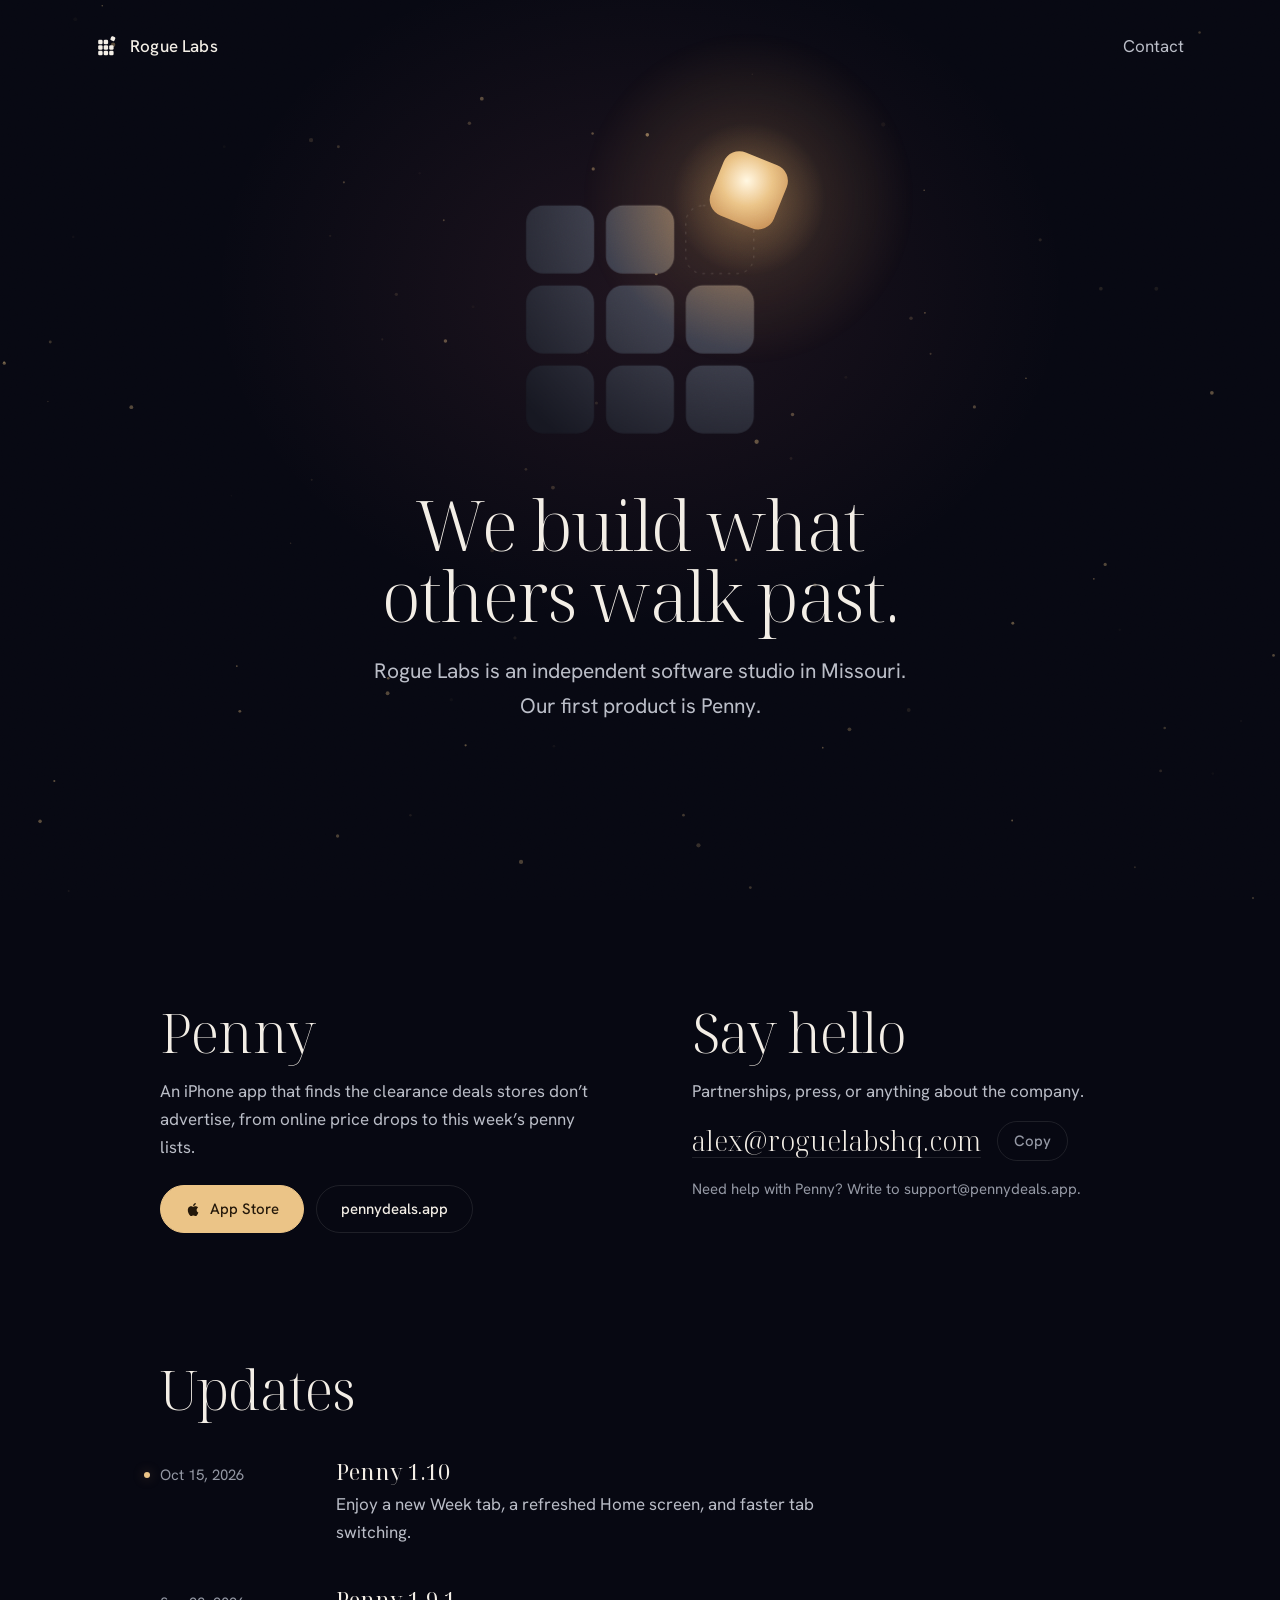
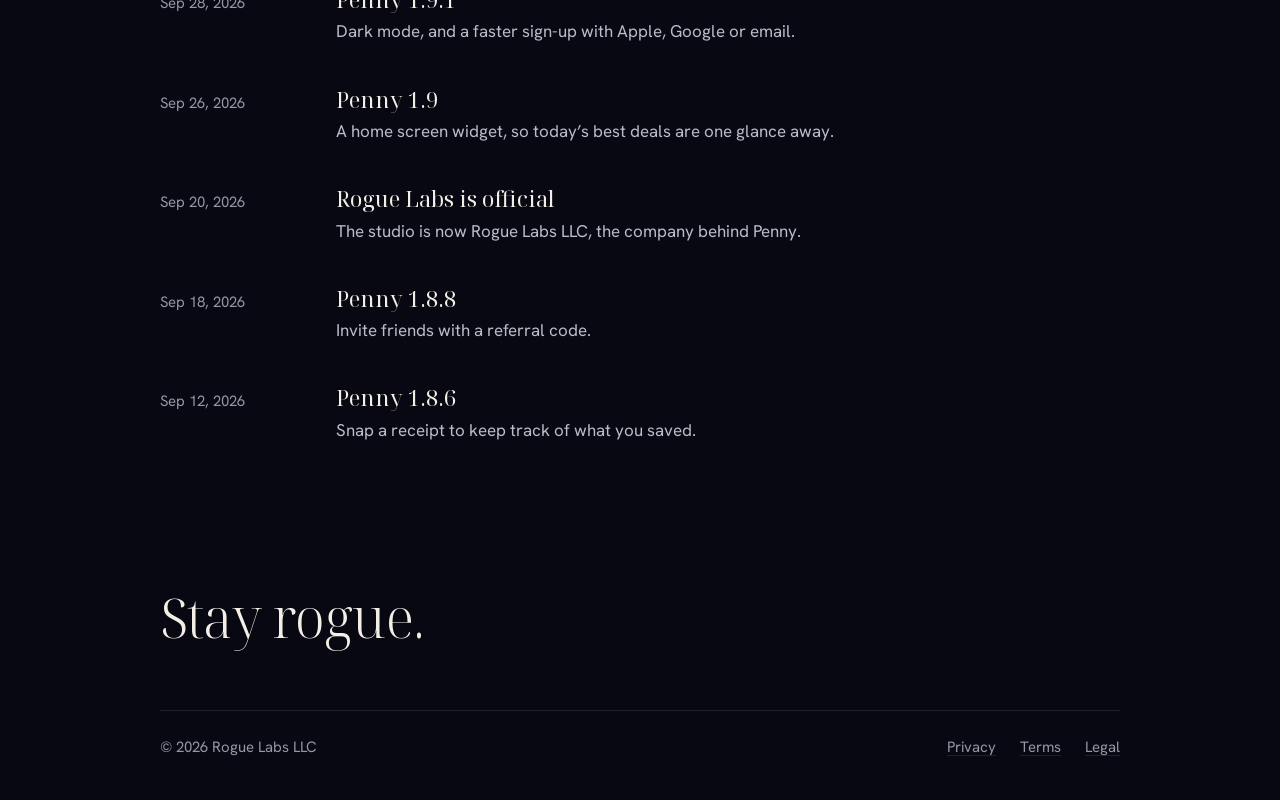
<file: index.html>
<!DOCTYPE html>
<html lang="en">
<head>
<meta charset="utf-8">
<meta name="viewport" content="width=device-width, initial-scale=1, viewport-fit=cover">
<title>Rogue Labs</title>
<meta name="description" content="Rogue Labs is an independent software studio in Missouri. We make Penny, the iPhone app for clearance deals.">
<link rel="canonical" href="https://roguelabshq.com/">
<meta name="theme-color" content="#16141f">
<link rel="icon" type="image/svg+xml" href="/favicon.svg">

<meta property="og:type" content="website">
<meta property="og:site_name" content="Rogue Labs">
<meta property="og:title" content="Rogue Labs">
<meta property="og:description" content="An independent software studio in Missouri. Makers of Penny.">
<meta property="og:url" content="https://roguelabshq.com/">
<meta property="og:image" content="https://roguelabshq.com/assets/og-banner.png">
<meta name="twitter:card" content="summary_large_image">

<link rel="preconnect" href="https://fonts.googleapis.com">
<link rel="preconnect" href="https://fonts.gstatic.com" crossorigin>
<link href="https://fonts.googleapis.com/css2?family=Hanken+Grotesk:wght@400;500;600&family=Noto+Serif+Display:wght@300;400&display=swap" rel="stylesheet">
<link rel="stylesheet" href="/assets/site.css">
<link rel="stylesheet" href="/assets/bg.css">

<script type="application/ld+json">
{"@context":"https://schema.org","@type":"Organization","name":"Rogue Labs LLC","alternateName":"Rogue Labs",
 "url":"https://roguelabshq.com/","logo":"https://roguelabshq.com/assets/rogue-labs-logo.svg","email":"alex@roguelabshq.com",
 "sameAs":["https://pennydeals.app","https://apps.apple.com/app/id6762319872"]}
</script>
</head>
<body>
<a class="skip" href="#main">Skip to content</a>

<!-- N9 edge-aligned: two destinations, nothing sticky -->
<header class="edge">
  <div class="wrap">
    <a class="mark" href="/" aria-label="Rogue Labs home">
      <svg viewBox="0 0 120 120" aria-hidden="true">
        <rect x="12" y="26" width="24" height="24" rx="7"/><rect x="42" y="26" width="24" height="24" rx="7"/>
        <rect x="12" y="56" width="24" height="24" rx="7"/><rect x="42" y="56" width="24" height="24" rx="7"/><rect x="72" y="56" width="24" height="24" rx="7"/>
        <rect x="12" y="86" width="24" height="24" rx="7"/><rect x="42" y="86" width="24" height="24" rx="7"/><rect x="72" y="86" width="24" height="24" rx="7"/>
        <rect x="80" y="8" width="24" height="24" rx="7" transform="rotate(22 92 20)"/>
      </svg>
      Rogue Labs
    </a>
    <a class="edge-link" href="#contact">Contact</a>
  </div>
</header>

<main id="main">
  <!-- Marquee hero: the lit breakaway grid is the page above the fold -->
  <section class="marquee">
    <div class="marquee-inner wrap">
      <div class="object" aria-hidden="true">
        <svg viewBox="0 0 400 400">
          <defs>
            <!-- one light source, placed where the rogue block floats; every tile samples it by position -->
            <radialGradient id="stone" gradientUnits="userSpaceOnUse" cx="330" cy="86" r="360">
              <stop offset="0" style="stop-color:var(--color-stone-lit)"/>
              <stop offset=".24" style="stop-color:var(--color-stone-warm)"/>
              <stop offset=".5" style="stop-color:var(--color-stone-mid)"/>
              <stop offset="1" style="stop-color:var(--color-stone-dark)"/>
            </radialGradient>
            <radialGradient id="rim" gradientUnits="userSpaceOnUse" cx="330" cy="86" r="300">
              <stop offset="0" style="stop-color:var(--color-edge)"/>
              <stop offset=".7" style="stop-color:var(--color-edge);stop-opacity:0"/>
            </radialGradient>
            <radialGradient id="hot" cx=".42" cy=".38" r=".75">
              <stop offset="0" style="stop-color:var(--color-core)"/>
              <stop offset=".5" style="stop-color:var(--color-accent)"/>
              <stop offset="1" style="stop-color:var(--color-accent-deep)"/>
            </radialGradient>
            <radialGradient id="bloom">
              <stop offset="0" style="stop-color:var(--color-bloom)"/>
              <stop offset=".45" style="stop-color:var(--color-bloom);stop-opacity:.35"/>
              <stop offset="1" style="stop-color:var(--color-bloom);stop-opacity:0"/>
            </radialGradient>
          </defs>

          <g class="aura" id="aura">
            <circle cx="328" cy="88" r="200" fill="url(#bloom)"/>
            <circle cx="328" cy="88" r="90" fill="url(#bloom)"/>
          </g>

          <rect x="254" y="96" width="80" height="80" rx="20" fill="none" style="stroke:var(--color-edge)" stroke-dasharray="3 7"/>
          <g fill="url(#stone)" stroke="url(#rim)" stroke-width="1">
            <rect x="66" y="96" width="80" height="80" rx="20"/><rect x="160" y="96" width="80" height="80" rx="20"/>
            <rect x="66" y="190" width="80" height="80" rx="20"/><rect x="160" y="190" width="80" height="80" rx="20"/><rect x="254" y="190" width="80" height="80" rx="20"/>
            <rect x="66" y="284" width="80" height="80" rx="20"/><rect x="160" y="284" width="80" height="80" rx="20"/><rect x="254" y="284" width="80" height="80" rx="20"/>
          </g>

          <rect class="rogue" id="rogue" x="254" y="96" width="80" height="80" rx="20" fill="url(#hot)"
                style="transform: translate(34px,-58px) rotate(22deg)"/>
        </svg>
      </div>

      <h1>We build what others walk past.</h1>
      <p class="lede">Rogue Labs is an independent software studio in Missouri. Our first product is Penny.</p>
    </div>
  </section>

  <section class="after">
    <div class="wrap">
      <div class="block penny" id="penny">
        <h2>Penny</h2>
        <p>An iPhone app that finds the clearance deals stores don’t advertise, from online price drops to this week’s penny lists.</p>
        <div class="actions">
          <a class="btn lit" href="https://apps.apple.com/app/id6762319872" target="_blank" rel="noopener">
            <svg viewBox="0 0 24 24" fill="currentColor" aria-hidden="true"><path d="M16.4 12.6c0-2.3 1.9-3.4 2-3.5-1.1-1.6-2.8-1.8-3.4-1.8-1.4-.1-2.8.9-3.5.9-.7 0-1.8-.9-3-.8-1.5 0-3 .9-3.8 2.3-1.6 2.8-.4 7 1.2 9.3.8 1.1 1.7 2.4 2.9 2.3 1.2 0 1.6-.7 3-.7s1.8.7 3 .7c1.3 0 2.1-1.1 2.8-2.3.9-1.3 1.3-2.6 1.3-2.6s-2.5-1-2.5-3.8zM14.2 5.8c.6-.8 1.1-1.9 1-3-1 0-2.1.7-2.8 1.5-.6.7-1.1 1.8-1 2.9 1 .1 2.1-.6 2.8-1.4z"/></svg>
            App Store
          </a>
          <a class="btn" href="https://pennydeals.app" target="_blank" rel="noopener">pennydeals.app</a>
        </div>
      </div>

      <div class="block" id="contact">
        <h2>Say hello</h2>
        <p>Partnerships, press, or anything about the company.</p>
        <div class="email">
          <a href="mailto:alex@roguelabshq.com" id="email-addr">alex@roguelabshq.com</a>
          <button class="copy" type="button" data-copy="alex@roguelabshq.com">Copy</button>
        </div>
        <p class="note">Need help with Penny? Write to support@pennydeals.app.</p>
      </div>
    </div>
  </section>

  <section class="updates" id="updates" aria-labelledby="updates-title">
    <div class="wrap">
      <h2 id="updates-title">Updates</h2>
      <!-- updates:start (generated from updates.json by business/site_updates.py; edit the JSON, not this list) -->
      <ol class="log">
        <li class="new">
          <time datetime="2026-10-15">Oct 15, 2026</time>
          <div><h3>Penny 1.10</h3><p>Enjoy a new Week tab, a refreshed Home screen, and faster tab switching.</p></div>
        </li>
        <li>
          <time datetime="2026-09-28">Sep 28, 2026</time>
          <div><h3>Penny 1.9.1</h3><p>Dark mode, and a faster sign-up with Apple, Google or email.</p></div>
        </li>
        <li>
          <time datetime="2026-09-26">Sep 26, 2026</time>
          <div><h3>Penny 1.9</h3><p>A home screen widget, so today’s best deals are one glance away.</p></div>
        </li>
        <li>
          <time datetime="2026-09-20">Sep 20, 2026</time>
          <div><h3>Rogue Labs is official</h3><p>The studio is now Rogue Labs LLC, the company behind Penny.</p></div>
        </li>
        <li>
          <time datetime="2026-09-18">Sep 18, 2026</time>
          <div><h3>Penny 1.8.8</h3><p>Invite friends with a referral code.</p></div>
        </li>
        <li>
          <time datetime="2026-09-12">Sep 12, 2026</time>
          <div><h3>Penny 1.8.6</h3><p>Snap a receipt to keep track of what you saved.</p></div>
        </li>
      </ol>
      <!-- updates:end -->
    </div>
  </section>
</main>

<!-- Ft5 statement: the page closes with a sentence -->
<footer class="statement">
  <div class="wrap">
    <p class="line">Stay rogue.</p>
    <div class="small">
      <span>© 2026 Rogue Labs LLC</span>
      <nav aria-label="Footer">
        <a href="https://pennydeals.app/privacy" target="_blank" rel="noopener">Privacy</a>
        <a href="https://pennydeals.app/terms" target="_blank" rel="noopener">Terms</a>
        <a href="/legal.html">Legal</a>
      </nav>
    </div>
  </div>
</footer>

<script src="/assets/site.js" defer></script>
<script src="/assets/bg.js" defer></script>
</body>
</html>
</file>
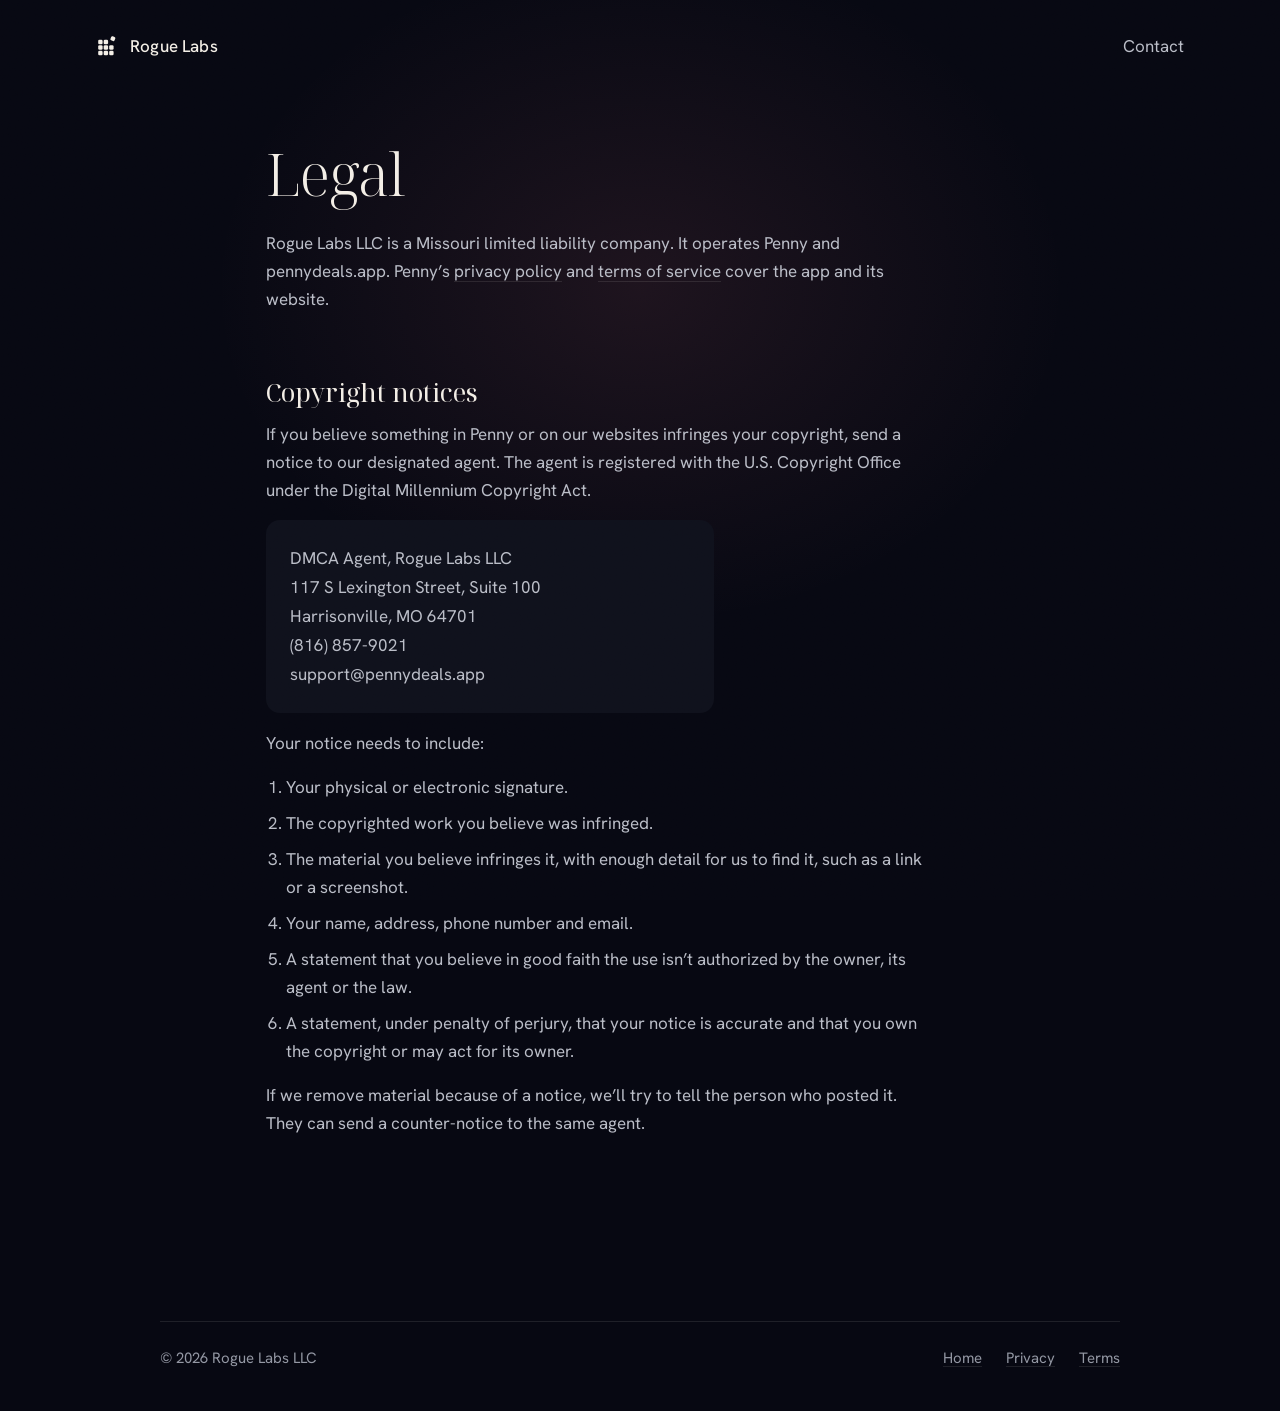
<file: legal.html>
<!DOCTYPE html>
<html lang="en">
<head>
<meta charset="utf-8">
<meta name="viewport" content="width=device-width, initial-scale=1, viewport-fit=cover">
<title>Legal · Rogue Labs</title>
<meta name="description" content="Legal information for Rogue Labs LLC and how to send a copyright notice.">
<link rel="canonical" href="https://roguelabshq.com/legal.html">
<meta name="theme-color" content="#16141f">
<link rel="icon" type="image/svg+xml" href="/favicon.svg">
<link rel="preconnect" href="https://fonts.googleapis.com">
<link rel="preconnect" href="https://fonts.gstatic.com" crossorigin>
<link href="https://fonts.googleapis.com/css2?family=Hanken+Grotesk:wght@400;500;600&family=Noto+Serif+Display:wght@300;400&display=swap" rel="stylesheet">
<link rel="stylesheet" href="/assets/site.css">
</head>
<body>
<a class="skip" href="#main">Skip to content</a>
<header class="edge">
  <div class="wrap">
    <a class="mark" href="/" aria-label="Rogue Labs home">
      <svg viewBox="0 0 120 120" aria-hidden="true">
        <rect x="12" y="26" width="24" height="24" rx="7"/><rect x="42" y="26" width="24" height="24" rx="7"/>
        <rect x="12" y="56" width="24" height="24" rx="7"/><rect x="42" y="56" width="24" height="24" rx="7"/><rect x="72" y="56" width="24" height="24" rx="7"/>
        <rect x="12" y="86" width="24" height="24" rx="7"/><rect x="42" y="86" width="24" height="24" rx="7"/><rect x="72" y="86" width="24" height="24" rx="7"/>
        <rect x="80" y="8" width="24" height="24" rx="7" transform="rotate(22 92 20)"/>
      </svg>
      Rogue Labs
    </a>
    <a class="edge-link" href="/#contact">Contact</a>
  </div>
</header>

<main id="main" class="doc">
  <div class="wrap">
    <h1>Legal</h1>
    <p>Rogue Labs LLC is a Missouri limited liability company. It operates Penny and pennydeals.app. Penny’s <a href="https://pennydeals.app/privacy" target="_blank" rel="noopener">privacy policy</a> and <a href="https://pennydeals.app/terms" target="_blank" rel="noopener">terms of service</a> cover the app and its website.</p>

    <h2>Copyright notices</h2>
    <p>If you believe something in Penny or on our websites infringes your copyright, send a notice to our designated agent. The agent is registered with the U.S. Copyright Office under the Digital Millennium Copyright Act.</p>
    <address>
      DMCA Agent, Rogue Labs LLC<br>
      117 S Lexington Street, Suite 100<br>
      Harrisonville, MO 64701<br>
      (816) 857-9021<br>
      support@pennydeals.app
    </address>
    <p>Your notice needs to include:</p>
    <ol>
      <li>Your physical or electronic signature.</li>
      <li>The copyrighted work you believe was infringed.</li>
      <li>The material you believe infringes it, with enough detail for us to find it, such as a link or a screenshot.</li>
      <li>Your name, address, phone number and email.</li>
      <li>A statement that you believe in good faith the use isn’t authorized by the owner, its agent or the law.</li>
      <li>A statement, under penalty of perjury, that your notice is accurate and that you own the copyright or may act for its owner.</li>
    </ol>
    <p>If we remove material because of a notice, we’ll try to tell the person who posted it. They can send a counter-notice to the same agent.</p>
  </div>
</main>

<footer class="statement">
  <div class="wrap">
    <div class="small">
      <span>© 2026 Rogue Labs LLC</span>
      <nav aria-label="Footer">
        <a href="/">Home</a>
        <a href="https://pennydeals.app/privacy" target="_blank" rel="noopener">Privacy</a>
        <a href="https://pennydeals.app/terms" target="_blank" rel="noopener">Terms</a>
      </nav>
    </div>
  </div>
</footer>
</body>
</html>
</file>
<file: assets/site.css>
/* Hallmark · genre: atmospheric · macrostructure: Marquee Hero · theme: custom · nav: N9 · footer: Ft5 */
@import url("tokens.css");

*,*::before,*::after{box-sizing:border-box}
html,body{overflow-x:clip}
html{-webkit-text-size-adjust:100%}
body{
  margin:0; min-height:100%;
  background:
    radial-gradient(38rem 30rem at 50% 18rem, var(--color-bloom-2), transparent 70%) no-repeat,
    var(--color-paper);
  color:var(--color-ink-2);
  font:400 var(--text-body)/1.65 var(--font-body);
  font-variant-numeric:tabular-nums;
  -webkit-font-smoothing:antialiased; text-rendering:optimizeLegibility;
}
/* film grain: keeps the dark canvas from feeling flat and digital */
body::before{
  content:""; position:fixed; inset:0; pointer-events:none; z-index:var(--z-nav); opacity:.07; mix-blend-mode:overlay;
  background-image:url("data:image/svg+xml;utf8,<svg xmlns='http://www.w3.org/2000/svg' width='220' height='220'><filter id='n'><feTurbulence type='fractalNoise' baseFrequency='.85' numOctaves='3' stitchTiles='stitch'/></filter><rect width='100%' height='100%' filter='url(%23n)'/></svg>");
}
img,svg{display:block;max-width:100%}
a{color:inherit;text-decoration-color:var(--color-rule);text-underline-offset:.22em;text-decoration-thickness:1px;
  transition:text-decoration-color var(--dur-short) var(--ease-out),color var(--dur-short) var(--ease-out)}
a:hover{text-decoration-color:var(--color-accent);color:var(--color-ink)}
:focus-visible{outline:2px solid var(--color-focus);outline-offset:4px;border-radius:4px}
::selection{background:var(--color-accent);color:var(--color-accent-ink)}
.wrap{max-width:1200px;margin-inline:auto;padding-inline:var(--gutter)}
.skip{position:absolute;left:-9999px;top:var(--space-sm);z-index:var(--z-nav);padding:var(--space-xs) var(--space-md);border-radius:var(--radius-pill);
  background:var(--color-accent);color:var(--color-accent-ink);font-weight:600;text-decoration:none}
.skip:focus{left:var(--space-md)}

/* ---------- N9 edge-aligned nav: disappears into the canvas ---------- */
.edge{position:absolute;inset:0 0 auto;z-index:var(--z-nav);padding-top:env(safe-area-inset-top,0px)}
.edge .wrap{display:flex;align-items:center;justify-content:space-between;padding-block:var(--space-lg)}
.mark{display:inline-flex;align-items:center;gap:var(--space-sm);text-decoration:none;color:var(--color-ink);font-weight:500;letter-spacing:.01em;white-space:nowrap}
.mark svg{width:22px;height:22px}
.mark rect{fill:var(--color-ink)}
.edge-link{white-space:nowrap;color:var(--color-ink-2);text-decoration:none;padding:var(--space-xs) 0}
.edge-link:hover{color:var(--color-ink)}

/* ---------- Marquee hero ---------- */
.marquee{position:relative;overflow:clip;min-height:min(100svh,980px);display:grid;place-items:center;
  padding-block:calc(var(--space-2xl) + var(--space-lg) + env(safe-area-inset-top,0px)) calc(var(--space-3xl) * 1.35);isolation:isolate}
.marquee-inner{display:grid;justify-items:center;gap:var(--space-lg);text-align:center}
.object{width:min(340px,72vw);aspect-ratio:1;position:relative}
.object svg{width:100%;height:100%;overflow:visible}
.object .aura{transform-origin:328px 88px}
.object .rogue{transform-box:fill-box;transform-origin:center}
.marquee h1{
  margin:0;max-width:17ch;color:var(--color-ink);
  font:300 var(--text-display)/1.02 var(--font-display);letter-spacing:-.02em;font-style:normal;
  text-wrap:balance;overflow-wrap:anywhere;min-width:0;
}
.marquee .lede{margin:0;max-width:var(--measure);font-size:var(--text-lede);color:var(--color-ink-2)}

/* ---------- below the fold: quiet, left-biased ---------- */
.after{padding-block:var(--space-3xl) var(--space-2xl)}
/* below the hero: one centred column, text left-aligned inside it, so it lines up under the centred hero */
.after .wrap,.updates .wrap,.statement .wrap{max-width:calc(var(--column) + 2 * var(--gutter))}
.after .wrap{display:grid;grid-template-columns:minmax(0,1fr) minmax(0,1fr);gap:var(--space-2xl) var(--space-3xl);align-items:start}
.block{display:grid;gap:var(--space-md);align-content:start;max-width:var(--measure)}
.block h2{margin:0;color:var(--color-ink);font:300 var(--text-h2)/1.05 var(--font-display);letter-spacing:-.015em}
.block p{margin:0}
.block .actions{display:flex;flex-wrap:wrap;gap:var(--space-sm);margin-top:var(--space-xs)}
@media (max-width:820px){
  .after .wrap{grid-template-columns:minmax(0,1fr);gap:var(--space-3xl)}
}

.btn{display:inline-flex;align-items:center;justify-content:center;gap:var(--space-xs);min-height:48px;padding:0 var(--space-lg);
  border-radius:var(--radius-pill);font:500 var(--text-small)/1 var(--font-body);white-space:nowrap;text-decoration:none;cursor:pointer;
  border:1px solid var(--color-rule);color:var(--color-ink);background:transparent;
  transition:background-color var(--dur-short) var(--ease-out),border-color var(--dur-short) var(--ease-out),transform 100ms var(--ease-out)}
.btn:hover{border-color:var(--color-ink-3)}
.btn:active{transform:translateY(1px)}
.btn.lit{background:var(--color-accent);color:var(--color-accent-ink);border-color:var(--color-accent)}
.btn.lit:hover{background:var(--color-core);border-color:var(--color-core)}
.btn svg{width:17px;height:17px}

.email{display:flex;flex-wrap:wrap;align-items:center;gap:var(--space-sm) var(--space-md)}
.email a{font:300 clamp(1.375rem,0.9vw + 0.95rem,1.75rem)/1.2 var(--font-display);color:var(--color-ink);overflow-wrap:anywhere}
.copy{min-height:40px;padding:0 var(--space-md);border-radius:var(--radius-pill);border:1px solid var(--color-rule);background:transparent;
  color:var(--color-ink-3);font:500 var(--text-small) var(--font-body);cursor:pointer;
  transition:color var(--dur-short) var(--ease-out),border-color var(--dur-short) var(--ease-out)}
.copy:hover{color:var(--color-ink);border-color:var(--color-ink-3)}
.copy[data-state="done"]{color:var(--color-accent);border-color:var(--color-accent)}
.note{font-size:var(--text-small);color:var(--color-ink-3)}

/* ---------- updates: a plain dated log, newest first ---------- */
.updates{padding-block:var(--space-2xl) var(--space-xl)}
.updates h2{margin:0 0 var(--space-xl);color:var(--color-ink);font:300 var(--text-h2)/1.05 var(--font-display);letter-spacing:-.015em}
.log{list-style:none;margin:0;padding:0;display:grid;gap:var(--space-xl)}
.log li{display:grid;grid-template-columns:9.5rem minmax(0,1fr);gap:var(--space-lg);align-items:baseline}
.log time{font-size:var(--text-small);color:var(--color-ink-3);white-space:nowrap;position:relative}
.log h3{margin:0 0 var(--space-2xs);color:var(--color-ink);font:400 1.375rem/1.25 var(--font-display)}
.log p{margin:0;max-width:var(--measure)}
.log li.new time::before{content:"";position:absolute;left:calc(-1 * var(--space-md));top:.55em;width:6px;height:6px;border-radius:50%;
  background:var(--color-accent);box-shadow:0 0 12px var(--color-bloom)}
@media (max-width:620px){
  .log li{grid-template-columns:minmax(0,1fr);gap:var(--space-2xs)}
  .log li.new time::before{position:static;display:inline-block;vertical-align:middle;margin:0 var(--space-xs) .15em 0}
}

/* ---------- Ft5 statement footer ---------- */
.statement{padding-block:var(--space-3xl) calc(var(--space-xl) + env(safe-area-inset-bottom,0px))}
.statement p.line{margin:0 0 var(--space-2xl);max-width:18ch;color:var(--color-ink);font:300 var(--text-h2)/1.08 var(--font-display);letter-spacing:-.015em}
.statement .small{display:flex;flex-wrap:wrap;justify-content:space-between;gap:var(--space-sm) var(--space-xl);font-size:var(--text-small);color:var(--color-ink-3);
  padding-top:var(--space-lg);border-top:1px solid var(--color-rule)}
.statement .small nav{display:flex;flex-wrap:wrap;gap:var(--space-sm) var(--space-lg)}
.statement .small a{white-space:nowrap}

@media (max-width:820px){ .after{padding-bottom:var(--space-lg)} .statement{padding-top:var(--space-2xl)} }

/* ---------- document pages (legal, 404) ---------- */
.doc{padding-block:calc(var(--space-3xl) + var(--space-xl)) var(--space-2xl)}
.doc .wrap{max-width:860px}
.doc h1{margin:0 0 var(--space-lg);color:var(--color-ink);font:300 clamp(2.5rem,3vw + 1.25rem,4.25rem)/1.04 var(--font-display);letter-spacing:-.02em}
.doc h2{margin:var(--space-2xl) 0 var(--space-sm);color:var(--color-ink);font:400 1.625rem/1.2 var(--font-display)}
.doc p,.doc li{max-width:40rem}
.doc p{margin:0 0 var(--space-md)}
.doc ol{padding-left:1.25rem;display:grid;gap:var(--space-xs);margin:0 0 var(--space-md)}
.doc address{font-style:normal;padding:var(--space-lg);background:var(--color-paper-2);border-radius:14px;max-width:28rem;line-height:1.7;margin-bottom:var(--space-md)}

@media (prefers-reduced-motion: reduce){
  *,*::before,*::after{animation:none!important;transition-duration:1ms!important}
}
</file>
<file: assets/bg.css>
/* Dust in the light: specks drifting behind the whole page, drawn by bg.js.
   Fixed to the viewport and stacked under the content; the page background shows through. */
.bg-layer{position:fixed;inset:0;z-index:-1;pointer-events:none;overflow:hidden}
.bg-dust{display:block;width:100%;height:100%}
</file>
